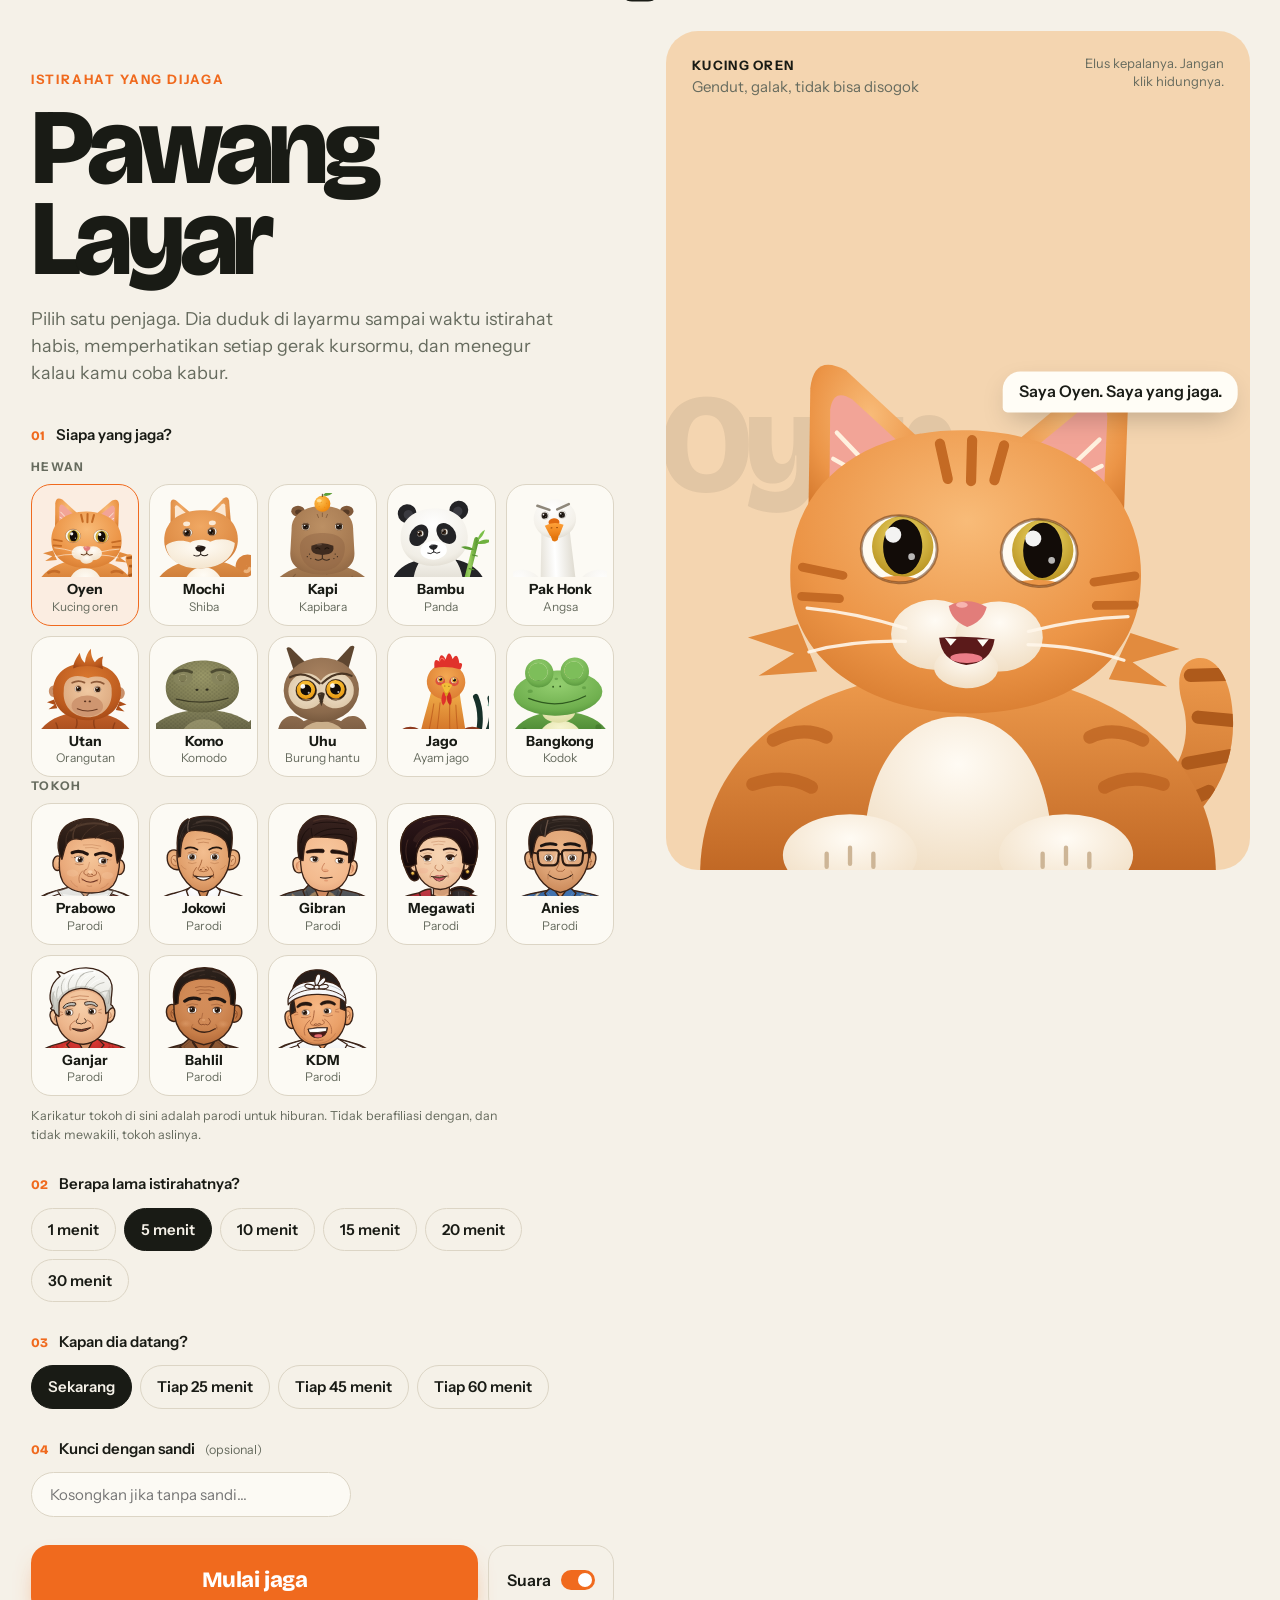
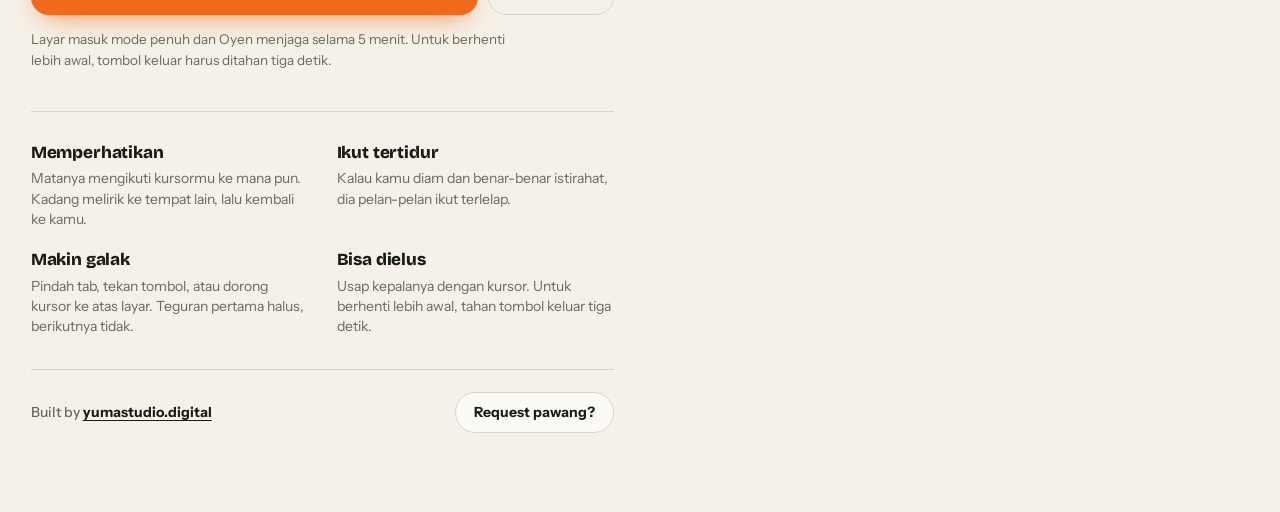
<file: index.html>
<!doctype html>
<html lang="id">
<head>
<meta charset="utf-8">
<meta name="viewport" content="width=device-width, initial-scale=1, viewport-fit=cover">
<title>Pawang Layar</title>
<meta name="description" content="Hewan (dan tokoh) yang duduk di layarmu selama waktu istirahat, memperhatikan kursormu, dan menegur kalau kamu coba kabur.">
<link rel="icon" href="assets/favicon.svg" type="image/svg+xml">
<link rel="preconnect" href="https://fonts.googleapis.com">
<link rel="preconnect" href="https://fonts.gstatic.com" crossorigin>
<link href="https://fonts.googleapis.com/css2?family=Bricolage+Grotesque:opsz,wght@12..96,500;12..96,700;12..96,800&family=Instrument+Sans:wght@400;500;600;700&display=swap" rel="stylesheet">
<link rel="stylesheet" href="css/style.css">
<link rel="stylesheet" href="css/guard.css">

<!-- inti + semua karakter: daftarnya ada di js/pawang.js -->
<script src="js/pawang.js"></script>
<script src="js/app.js" defer></script>
</head>
<body>

<main class="app">
  <section class="intro">
    <p class="eyebrow">Istirahat yang dijaga</p>
    <h1>Pawang<br>Layar</h1>
    <p class="sub">Pilih satu penjaga. Dia duduk di layarmu sampai waktu istirahat habis, memperhatikan setiap gerak kursormu, dan menegur kalau kamu coba kabur.</p>
  </section>

  <aside class="panel" id="panel" aria-label="Pratinjau penjaga">
    <p class="wm" id="wm" aria-hidden="true"></p>
    <div class="panel-meta">
      <div><p class="species" id="pSpecies"></p><p class="ptag" id="pTag"></p></div>
      <p class="hint">Elus kepalanya. Jangan klik hidungnya.</p>
    </div>
    <div class="panel-stage"><div class="slot" id="hSlot"></div></div>
    <div class="bubble" id="hBubble" aria-live="polite"></div>
    <div class="fx-layer" id="hFx"></div>
  </aside>

  <section class="form">
    <div class="group">
      <p class="label"><span>01</span>Siapa yang jaga?</p>
      <p class="pick-sub">Hewan</p>
      <div class="pets" id="pets"></div>
      <div class="tokoh-wrap">
        <p class="pick-sub">Tokoh</p>
        <div class="pets" id="people"></div>
        <p class="parody">Karikatur tokoh di sini adalah parodi untuk hiburan. Tidak berafiliasi dengan, dan tidak mewakili, tokoh aslinya.</p>
      </div>
    </div>
    <div class="group">
      <p class="label"><span>02</span>Berapa lama istirahatnya?</p>
      <div class="chips" id="dur"></div>
    </div>
    <div class="group">
      <p class="label"><span>03</span>Kapan dia datang?</p>
      <div class="chips" id="when"></div>
    </div>
    <div class="group">
      <p class="label"><span>04</span>Kunci dengan sandi <small style="font-weight:400;color:var(--muted)">(opsional)</small></p>
      <input class="pin-input" id="pin" type="password" placeholder="Kosongkan jika tanpa sandi…" autocomplete="off">
    </div>
    <div class="actions">
      <button class="go" id="go" type="button">Mulai jaga</button>
      <button class="toggle" id="sound" type="button" aria-pressed="true">Suara <i></i></button>
    </div>
    <p class="note" id="goNote"></p>

    <div class="does">
      <div><b>Memperhatikan</b><p>Matanya mengikuti kursormu ke mana pun. Kadang melirik ke tempat lain, lalu kembali ke kamu.</p></div>
      <div><b>Ikut tertidur</b><p>Kalau kamu diam dan benar-benar istirahat, dia pelan-pelan ikut terlelap.</p></div>
      <div><b>Makin galak</b><p>Pindah tab, tekan tombol, atau dorong kursor ke atas layar. Teguran pertama halus, berikutnya tidak.</p></div>
      <div><b>Bisa dielus</b><p>Usap kepalanya dengan kursor. Untuk berhenti lebih awal, tahan tombol keluar tiga detik.</p></div>
    </div>

    <footer class="site-foot">
      <p class="built-by">Built by <a href="https://yumastudio.digital/" target="_blank" rel="noopener noreferrer">yumastudio.digital</a></p>
      <a class="jajan-btn" href="https://saweria.co/yudadwiptr" target="_blank" rel="noopener noreferrer">Request pawang?</a>
    </footer>
  </section>
</main>

<div class="waitbar" id="waitbar" hidden>
  <span class="wb-text"><span id="wbPet">Oyen</span> datang dalam</span>
  <b id="wbClock">25:00</b>
  <button type="button" class="primary" id="wbNow">Sekarang</button>
  <button type="button" id="wbCancel">Batal</button>
</div>
<div class="toast" id="toast" role="status"></div>
</body>
</html>
</file>
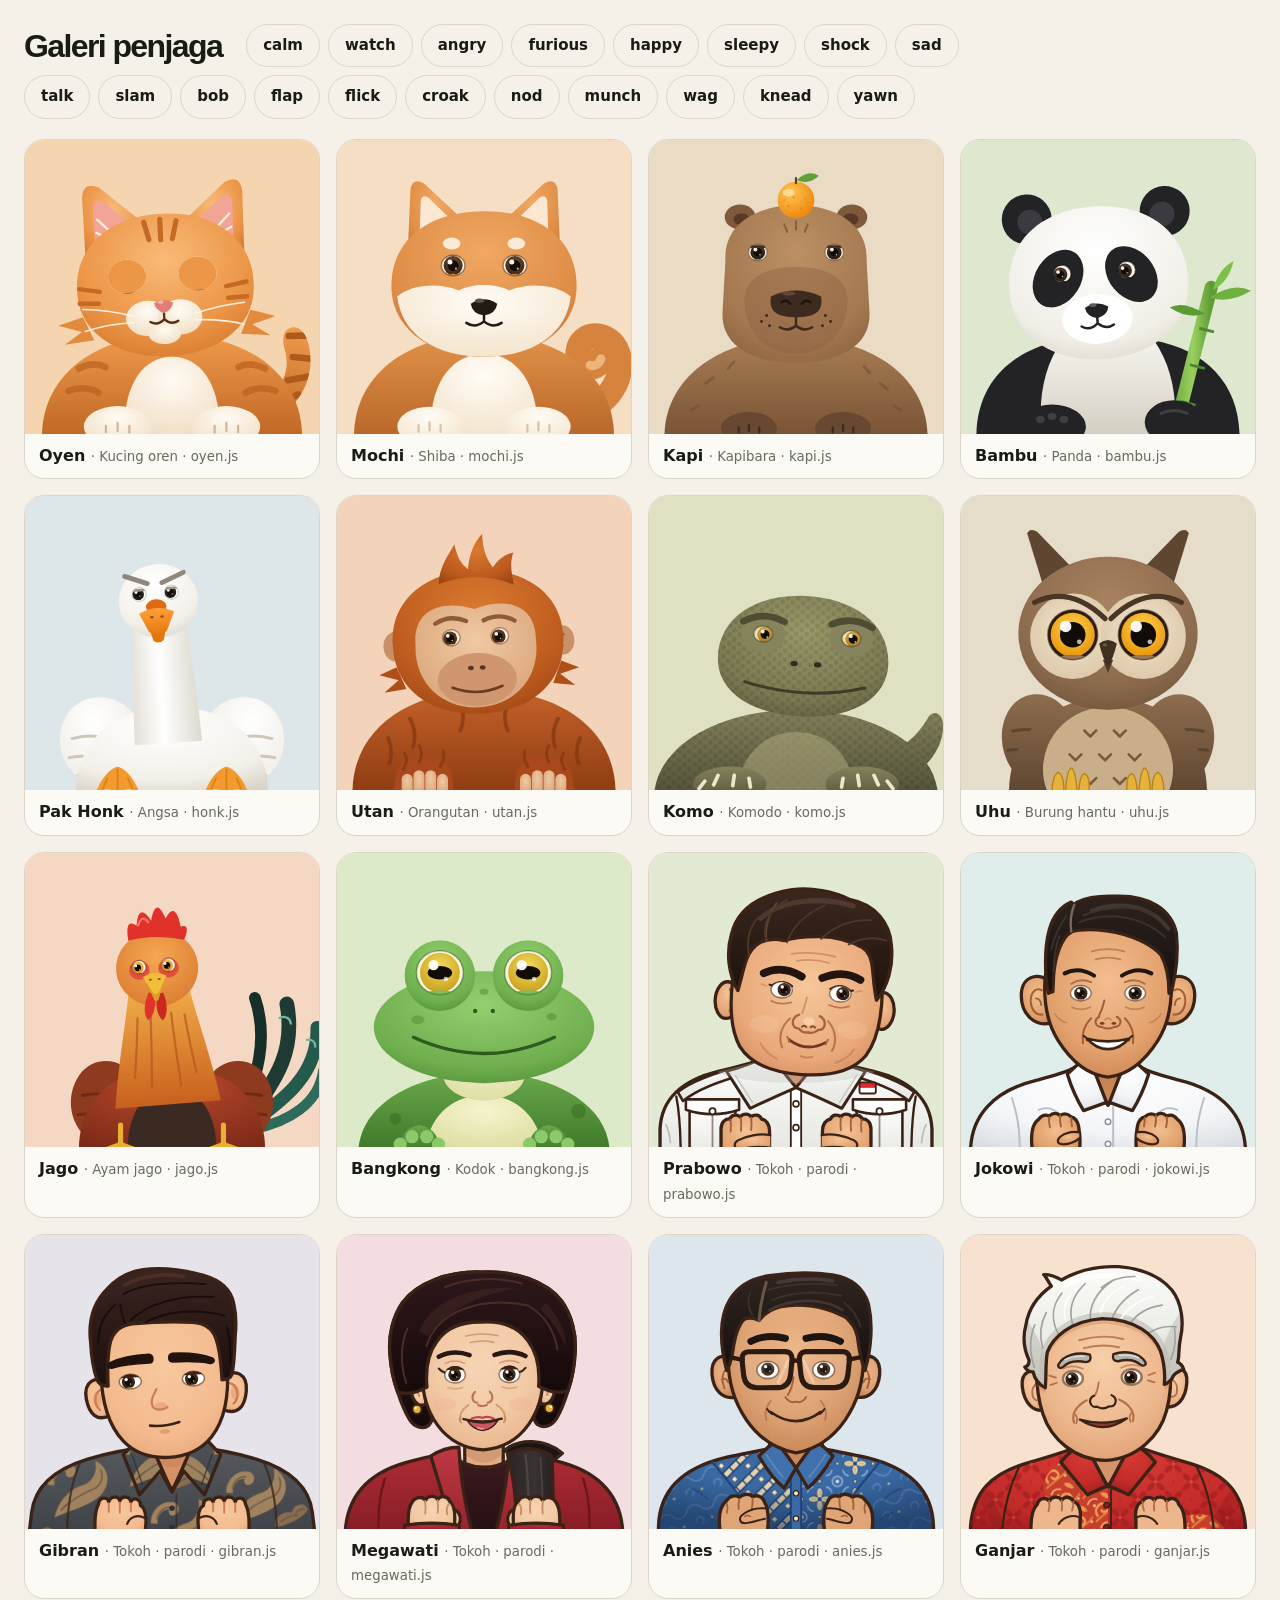
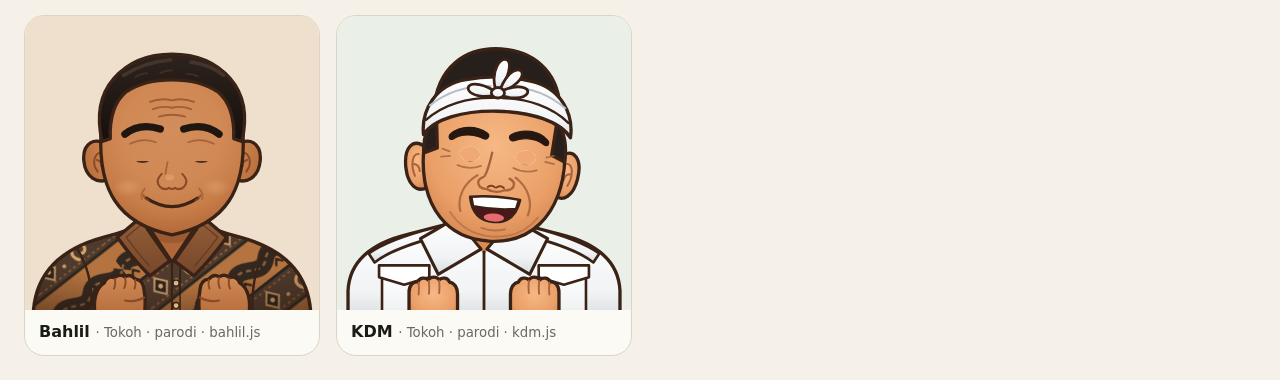
<file: galeri.html>
<!doctype html>
<html lang="id">
<head>
<meta charset="utf-8">
<meta name="viewport" content="width=device-width, initial-scale=1">
<title>Galeri · Pawang Layar</title>
<link rel="icon" href="assets/favicon.svg" type="image/svg+xml">
<link rel="stylesheet" href="css/style.css">
<link rel="stylesheet" href="css/guard.css">
<style>
  body { padding: 24px }
  .bar { display: flex; flex-wrap: wrap; gap: 8px; align-items: center; margin-bottom: 20px }
  .bar h1 { font-size: 32px; margin: 0 16px 0 0; line-height: 1 }
  .grid { display: grid; grid-template-columns: repeat(auto-fill, minmax(260px, 1fr)); gap: 16px }
  .cell { background: var(--card); border: 1.5px solid var(--line); border-radius: 20px; overflow: hidden }
  .cell .slot { aspect-ratio: 1; height: auto; background: color-mix(in srgb, var(--accent) var(--panel-mix), var(--paper)) }
  .cell p { margin: 0; padding: 10px 14px; font-weight: 600 }
  .cell small { color: var(--muted); font-weight: 400 }
</style>
<!-- inti + semua karakter: daftarnya ada di js/pawang.js -->
<script src="js/pawang.js"></script>
</head>
<body>
<div class="bar"><h1>Galeri penjaga</h1><div class="chips" id="moods"></div><div class="chips" id="acts"></div></div>
<div class="grid" id="grid"></div>
<script>
/* Alat bantu: tampilkan semua karakter, uji suasana hati dan aksi. Tidak dipakai oleh aplikasi utama.
   Mode pratinjau statis (untuk screenshot otomatis):
     galeri.html?only=<kunci>&poses=1   → satu karakter dalam 5 pose, tanpa animasi berjalan */
addEventListener('DOMContentLoaded', () => {
  const q = new URLSearchParams(location.search), only = q.get('only');
  if (only && PI.chars[only] && q.has('poses')) return poses(PI.chars[only]);
  const grid = document.getElementById('grid'), list = [];
  for (const key of (only && PI.chars[only] ? [only] : PI.order)) {
    const def = PI.chars[key], cell = document.createElement('div');
    cell.className = 'cell'; cell.style.setProperty('--accent', def.accent);
    cell.innerHTML = `<div class="slot"></div><p>${def.name} <small>· ${def.species} · ${key}.js</small></p>`;
    grid.appendChild(cell);
    const st = new PI.Stage(cell, { slot: cell.firstElementChild, pettable: true });
    st.mount(def, true); list.push(st);
  }
  const mk = (el, items, fn) => items.forEach((n) => { const b = document.createElement('button'); b.className = 'chip'; b.textContent = n; b.onclick = () => list.forEach((s) => fn(s, n)); el.appendChild(b); });
  mk(document.getElementById('moods'), Object.keys(PI.MOODS), (s, n) => s.rig.setMood(n));
  mk(document.getElementById('acts'), ['talk', 'slam', 'bob', 'flap', 'flick', 'croak', 'nod', 'munch', 'wag', 'knead', 'yawn'], (s, n) => n === 'talk' ? s.rig.talk(30) : s.rig.doAct(n));
  PI.startLoop();
});

function poses(def) {
  document.querySelector('.bar').innerHTML = `<h1>${def.name}</h1><span>${def.species} · ${def.key}.js</span>`;
  const grid = document.getElementById('grid');
  grid.style.gridTemplateColumns = 'repeat(6, 260px)';
  const P = [
    { label: 'calm' },
    { label: 'angry', mood: 'angry' },
    { label: 'happy', mood: 'happy' },
    { label: 'gesture', act: 'gesture', at: 1.0 },
    { label: 'bicara', talk: true, at: .32 },
    { label: 'sleepy', mood: 'sleepy' }
  ];
  for (const ps of P) {
    const cell = document.createElement('div');
    cell.className = 'cell'; cell.style.setProperty('--accent', def.accent);
    cell.innerHTML = `<div class="slot"></div><p>${ps.label}</p>`;
    grid.appendChild(cell);
    const st = new PI.Stage(cell, { slot: cell.firstElementChild });
    const r = st.mount(def, true);
    r.blinkAt = 1e9; r.nextIdle = 1e9; r.wander = { x: 0, y: 0, next: 1e9 };
    if (ps.mood) r.setMood(ps.mood);
    if (ps.act) r.doAct(ps.act);
    if (ps.talk) r.talk(40);
    const n = Math.round((ps.at || 1.4) * 60);
    for (let i = 0; i < n; i++) st.update(1 / 60);
    st.active = false;
  }
  document.body.dataset.ready = '1';
}
</script>
</body>
</html>
</file>
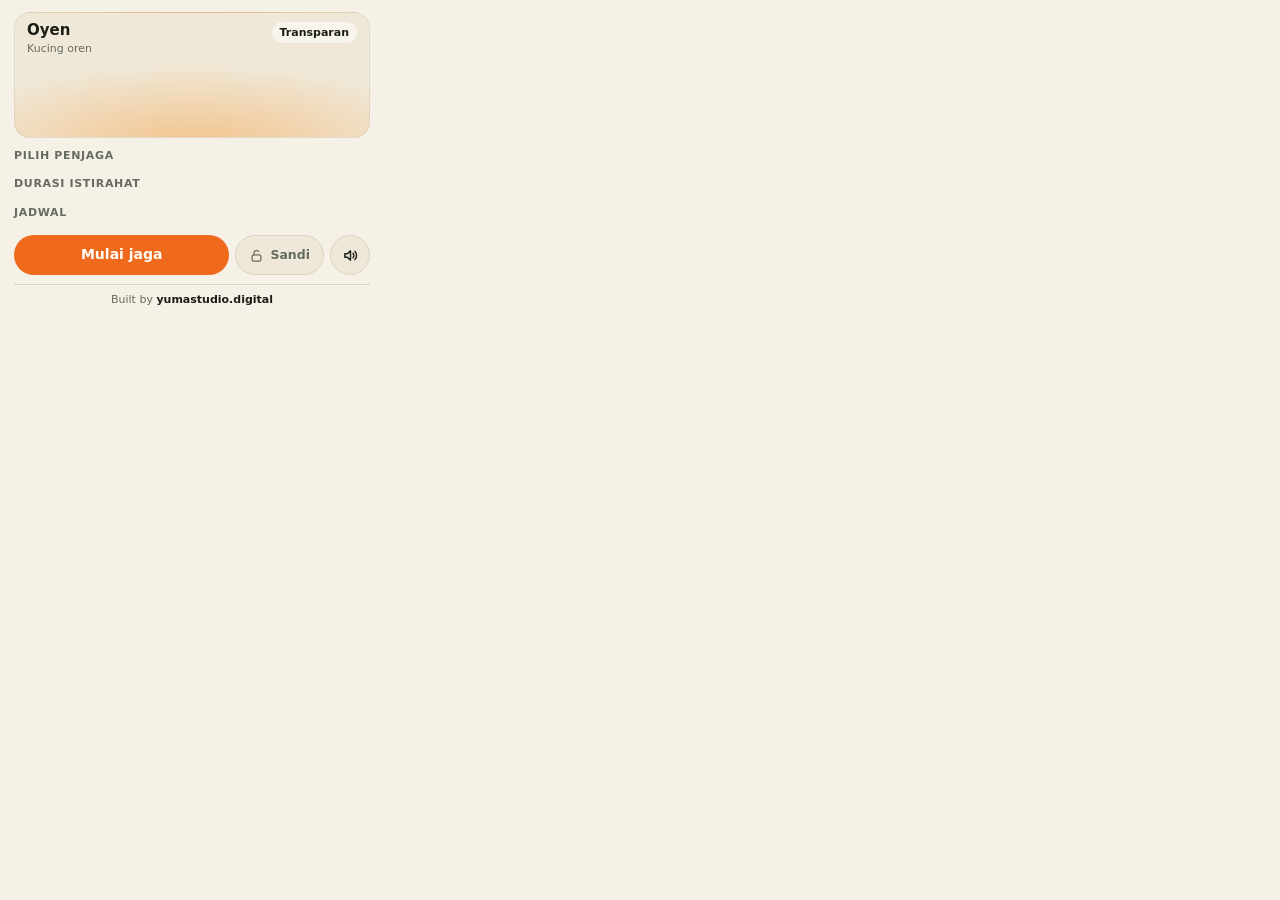
<file: ext/popup.html>
<!doctype html>
<html lang="id">
<head>
<meta charset="utf-8">
<title>Pawang Layar</title>
<link rel="stylesheet" href="../css/guard.css">
<style>
  :root {
    color-scheme: light dark;
    --bg: #F6F1E6; --card: #EFE8D8; --ink: #1B1D17; --muted: #656B5E;
    --line: #DCD3BF; --go: #F06A1E; --go-ink: #FFFDF8; --accent: #F3C48E;
  }
  @media (prefers-color-scheme: dark) {
    :root {
      --bg: #13160F; --card: #1C2017; --ink: #EDEFE7; --muted: #939B89; --line: #2C3225;
    }
  }
  * { box-sizing: border-box; scrollbar-width: none }
  *::-webkit-scrollbar { display: none; width: 0; height: 0 }
  body {
    width: 384px; margin: 0; padding: 12px 14px 14px; background: var(--bg); color: var(--ink);
    font-family: "Instrument Sans", ui-sans-serif, system-ui, -apple-system, "Segoe UI", sans-serif;
    font-size: 13px; line-height: 1.4; user-select: none; overflow: hidden;
  }
  button { font: inherit; color: inherit; cursor: pointer }

  .top {
    position: relative; height: 126px; border-radius: 16px; overflow: hidden;
    background: radial-gradient(95% 85% at 50% 105%, var(--accent), var(--card) 76%);
    border: 1px solid rgba(0, 0, 0, .06); margin-bottom: 10px;
  }
  .top-meta {
    position: relative; z-index: 3; display: flex; justify-content: space-between; align-items: flex-start;
    padding: 9px 12px; pointer-events: none;
  }
  .top-title { margin: 0; font-weight: 800; font-size: 15px; line-height: 1.1 }
  .top-sub { margin: 2px 0 0; font-size: 11px; color: var(--muted) }
  .top-badge {
    font-size: 11px; font-weight: 600; padding: 3px 8px; border-radius: 99px;
    background: rgba(255, 255, 255, .55); color: #1B1D17; -webkit-backdrop-filter: blur(6px); backdrop-filter: blur(6px);
  }
  .top-stage {
    position: absolute; left: 50%; bottom: 0; translate: -50% 0;
    width: 122px; height: 122px; z-index: 1;
  }
  .top .bubble { font-size: 12px; padding: 6px 10px; max-width: 210px }

  .status-box {
    background: var(--card); border: 1.5px solid var(--go); border-radius: 14px;
    padding: 10px 12px; margin-bottom: 12px; display: flex; align-items: center; justify-content: space-between; gap: 8px;
  }
  .status-box[hidden] { display: none }
  .status-info b { display: block; font-size: 14px; font-variant-numeric: tabular-nums }
  .status-info span { font-size: 11.5px; color: var(--muted) }
  .status-btns { display: flex; gap: 6px }
  .btn-sm {
    border: 1px solid var(--line); background: var(--bg); padding: 6px 10px;
    border-radius: 99px; font-weight: 600; font-size: 12px;
  }
  .btn-sm.primary { background: var(--go); color: var(--go-ink); border-color: var(--go) }

  .sec-label {
    font-size: 11px; font-weight: 700; text-transform: uppercase; letter-spacing: .06em;
    color: var(--muted); margin: 8px 0 5px; display: flex; justify-content: space-between; align-items: baseline; gap: 8px;
  }
  .sec-label #pTag {
    text-transform: none; letter-spacing: 0; font-weight: 500; font-size: 11.5px;
    white-space: nowrap; overflow: hidden; text-overflow: ellipsis;
  }
  .pets {
    display: grid; grid-template-columns: repeat(6, minmax(0, 1fr)); gap: 5px;
  }
  .pet {
    background: var(--card); border: 1.5px solid transparent; border-radius: 11px;
    padding: 4px 2px 5px; text-align: center; display: flex; flex-direction: column; align-items: center;
  }
  .pet:hover { border-color: var(--line) }
  .pet[aria-pressed="true"] { border-color: var(--go); background: color-mix(in srgb, var(--go) 10%, var(--card)) }
  .pet-art { width: 34px; height: 34px; pointer-events: none }
  .pet b { font-size: 10px; font-weight: 600; line-height: 1.1; margin-top: 2px; white-space: nowrap; overflow: hidden; text-overflow: ellipsis; max-width: 100% }

  .chips { display: flex; flex-wrap: wrap; gap: 5px }
  .chip {
    background: var(--card); border: 1.5px solid transparent; border-radius: 99px;
    padding: 5px 10px; font-weight: 600; font-size: 12px;
  }
  .chip[aria-pressed="true"] { background: var(--ink); color: var(--bg) }
  /* ---------- sandi ---------- */
  .ico { width: 15px; height: 15px; flex: none; fill: none; stroke: currentColor; stroke-width: 2; stroke-linecap: round; stroke-linejoin: round }
  .lock {
    display: flex; align-items: center; gap: 6px;
    background: var(--card); border: 1.5px solid var(--line); border-radius: 99px;
    padding: 0 13px; font-weight: 600; font-size: 12.5px; color: var(--muted);
  }
  .lock:hover { color: var(--ink) }
  .lock .i-on { display: none }
  .lock[aria-pressed="true"] {
    color: var(--go); border-color: var(--go); background: color-mix(in srgb, var(--go) 12%, var(--card));
  }
  .lock[aria-pressed="true"] .i-on { display: block }
  .lock[aria-pressed="true"] .i-off { display: none }

  .pin-row { display: flex; gap: 6px; align-items: stretch; margin-top: 10px; height: 40px }
  .pin-row[hidden], .actions[hidden] { display: none }
  .pin-field {
    flex: 1; min-width: 0; display: flex; align-items: center; gap: 7px;
    background: var(--card); border: 1.5px solid var(--line); border-radius: 99px;
    padding: 0 6px 0 13px; color: var(--muted); cursor: text;
  }
  .pin-field:focus-within { border-color: var(--go); color: var(--go) }
  .pin-in {
    flex: 1; min-width: 0; background: transparent; border: 0; outline: none; padding: 0;
    color: var(--ink); font: inherit; font-size: 13px; user-select: text;
    -webkit-text-security: disc;
  }
  .pin-in.reveal { -webkit-text-security: none }
  .pin-in::placeholder { color: var(--muted); -webkit-text-security: none }
  .pin-ico-btn {
    display: grid; place-items: center; width: 28px; height: 28px; flex: none;
    background: transparent; border: 0; border-radius: 50%; color: var(--muted);
  }
  .pin-ico-btn:hover { background: color-mix(in srgb, var(--ink) 9%, transparent); color: var(--ink) }
  .pin-ico-btn[hidden] { display: none }
  .pin-ico-btn .i-on { display: none }
  .pin-ico-btn[aria-pressed="true"] .i-on { display: block }
  .pin-ico-btn[aria-pressed="true"] .i-off { display: none }
  .pin-ok {
    background: var(--go); color: var(--go-ink); border: 0; border-radius: 99px;
    padding: 0 16px; font-weight: 700; font-size: 13px;
  }
  .pin-ok.ghost { background: var(--card); color: var(--ink); border: 1.5px solid var(--line); font-weight: 600 }
  .pin-row.err .pin-field { border-color: #E5484D; color: #E5484D; animation: nudge .35s }
  @keyframes nudge { 20%, 60% { transform: translateX(-5px) } 40%, 80% { transform: translateX(5px) } }
  @media (prefers-reduced-motion: reduce) { .pin-row.err .pin-field { animation: none } }
  .status-box .pin-row { margin: 0; flex: 1; height: 34px }
  .status-box.asking .status-info, .status-box.asking .status-btns { display: none }

  .actions { display: flex; gap: 6px; margin-top: 10px; height: 40px }
  .go {
    flex: 1; background: var(--go); color: var(--go-ink); border: 0; border-radius: 99px;
    padding: 0 16px; font-weight: 700; font-size: 14px; white-space: nowrap;
  }
  .go:hover { filter: brightness(1.05) }
  .toggle {
    background: var(--card); border: 1.5px solid var(--line); border-radius: 99px;
    width: 40px; padding: 0; flex: none; display: grid; place-items: center;
  }
  .toggle .ico { width: 17px; height: 17px }
  .toggle:hover { border-color: var(--muted) }
  .toggle .i-off { display: none }
  .toggle[aria-pressed="false"] { color: var(--muted) }
  .toggle[aria-pressed="false"] .i-off { display: block }
  .toggle[aria-pressed="false"] .i-on { display: none }
  .pin-x {
    width: 40px; flex: none; display: grid; place-items: center; padding: 0;
    background: var(--card); border: 1.5px solid var(--line); border-radius: 99px; color: var(--muted);
  }
  .pin-x:hover { color: var(--ink); border-color: var(--muted) }
  .pop-foot {
    display: flex; justify-content: center; align-items: center;
    margin-top: 9px; padding-top: 7px; border-top: 1px solid var(--line);
    font-size: 11px; color: var(--muted);
  }
  .pop-foot a { color: var(--ink); font-weight: 600; text-decoration: none }
  .pop-foot a:hover { color: var(--go); text-decoration: underline }
</style>

<!-- inti + semua karakter: daftarnya ada di js/pawang.js -->
<script src="../js/pawang.js"></script>
<script src="popup.js" defer></script>
</head>
<body>

<div class="top" id="panel">
  <div class="top-meta">
    <div>
      <p class="top-title" id="pName">Oyen</p>
      <p class="top-sub" id="pSpecies">Kucing oren</p>
    </div>
    <span class="top-badge">Transparan</span>
  </div>
  <div class="top-stage"><div class="slot" id="hSlot"></div></div>
  <div class="bubble" id="hBubble" aria-live="polite"></div>
  <div class="fx-layer" id="hFx"></div>
</div>

<div class="status-box" id="statusBox" hidden>
  <div class="status-info">
    <span id="stLabel">Sedang bertugas</span>
    <b id="stClock">0:00</b>
  </div>
  <div class="status-btns">
    <button type="button" class="btn-sm primary" id="stNow" hidden>Sekarang</button>
    <button type="button" class="btn-sm" id="stStop">Hentikan</button>
  </div>
  <form class="pin-row" id="unlock" hidden>
    <label class="pin-field">
      <svg class="ico" viewBox="0 0 24 24" aria-hidden="true"><rect x="5" y="11" width="14" height="10" rx="2.5"/><path d="M8 11V8a4 4 0 0 1 8 0v3"/></svg>
      <input class="pin-in" id="unlockIn" type="text" placeholder="Sandi untuk mengakhiri" aria-label="Sandi untuk mengakhiri" maxlength="32" autocomplete="off" spellcheck="false">
    </label>
    <button type="submit" class="pin-ok">Buka</button>
    <button type="button" class="pin-ok ghost" id="unlockCancel">Batal</button>
  </form>
</div>

<div class="sec-label"><span>Pilih Penjaga</span><span id="pTag"></span></div>
<div class="pets" id="pets"></div>

<div class="sec-label"><span>Durasi Istirahat</span></div>
<div class="chips" id="dur"></div>

<div class="sec-label"><span>Jadwal</span></div>
<div class="chips" id="when"></div>

<div class="actions" id="actions">
  <button class="go" id="go" type="button">Mulai jaga</button>
  <button class="lock" id="lockBtn" type="button" aria-pressed="false" title="Kunci dengan sandi: tanpa sandi ini, istirahat tidak bisa dihentikan lebih awal">
    <svg class="ico i-off" viewBox="0 0 24 24" aria-hidden="true"><rect x="5" y="11" width="14" height="10" rx="2.5"/><path d="M8 11V8a4 4 0 0 1 7.5-2"/></svg>
    <svg class="ico i-on" viewBox="0 0 24 24" aria-hidden="true"><rect x="5" y="11" width="14" height="10" rx="2.5"/><path d="M8 11V8a4 4 0 0 1 8 0v3"/></svg>
    <span id="lockLbl">Sandi</span>
  </button>
  <button class="toggle" id="sound" type="button" aria-pressed="true" aria-label="Suara" title="Suara nyala (klik untuk mematikan)">
    <svg class="ico i-on" viewBox="0 0 24 24" aria-hidden="true"><path d="M4 9.5v5h3.5L12 18.5v-13L7.5 9.5z"/><path d="M15.5 9a4.2 4.2 0 0 1 0 6M18.2 6.3a8 8 0 0 1 0 11.4"/></svg>
    <svg class="ico i-off" viewBox="0 0 24 24" aria-hidden="true"><path d="M4 9.5v5h3.5L12 18.5v-13L7.5 9.5z"/><path d="M16 9.5l5 5M21 9.5l-5 5"/></svg>
  </button>
</div>

<form class="pin-row" id="pinEdit" hidden>
  <label class="pin-field">
    <svg class="ico" viewBox="0 0 24 24" aria-hidden="true"><rect x="5" y="11" width="14" height="10" rx="2.5"/><path d="M8 11V8a4 4 0 0 1 8 0v3"/></svg>
    <input class="pin-in" id="pin" type="text" placeholder="Sandi untuk berhenti" aria-label="Sandi untuk berhenti lebih awal" maxlength="32" autocomplete="off" spellcheck="false">
    <button class="pin-ico-btn" id="pinEye" type="button" aria-pressed="false" aria-label="Tampilkan sandi" title="Tampilkan sandi">
      <svg class="ico i-off" viewBox="0 0 24 24" aria-hidden="true"><path d="M2 12s3.6-7 10-7 10 7 10 7-3.6 7-10 7S2 12 2 12z"/><circle cx="12" cy="12" r="3"/></svg>
      <svg class="ico i-on" viewBox="0 0 24 24" aria-hidden="true"><path d="M2 12s3.6-7 10-7 10 7 10 7-3.6 7-10 7S2 12 2 12z"/><circle cx="12" cy="12" r="3"/><path d="M4 4l16 16"/></svg>
    </button>
  </label>
  <button type="submit" class="pin-ok" id="pinOk">Simpan</button>
  <button class="pin-x" id="pinBack" type="button" aria-label="Batal, kembali" title="Batal, kembali">
    <svg class="ico" viewBox="0 0 24 24" aria-hidden="true"><path d="M6 6l12 12M18 6L6 18"/></svg>
  </button>
</form>

<div class="pop-foot">
  <span>Built by <a href="https://yumastudio.digital/" target="_blank" rel="noopener noreferrer">yumastudio.digital</a></span>
</div>

</body>
</html>
</file>
<file: css/style.css>
:root {
  --paper: #F5F1E8; --ink: #191B15; --muted: #666B5E; --line: #DCD5C5; --card: #FCFAF4;
  --go: #F06A1E; --plum: #6B3F6E; --accent: #F3C48E; --panel-mix: 62%;
  color-scheme: light;
}
@media (prefers-color-scheme: dark) {
  :root:not([data-theme="light"]) {
    --paper: #13150F; --ink: #EEEBE1; --muted: #A0A395; --line: #2D3027; --card: #1B1E17; --panel-mix: 16%;
    color-scheme: dark;
  }
}
:root[data-theme="dark"] {
  --paper: #13150F; --ink: #EEEBE1; --muted: #A0A395; --line: #2D3027; --card: #1B1E17; --panel-mix: 16%;
  color-scheme: dark;
}
*, *::before, *::after { box-sizing: border-box }
html { -webkit-text-size-adjust: 100% }
body {
  margin: 0; background: var(--paper); color: var(--ink);
  font-family: "Instrument Sans", ui-sans-serif, system-ui, sans-serif;
  font-size: 16px; line-height: 1.55; -webkit-font-smoothing: antialiased; overflow-x: hidden;
}
body.guarding { overflow: hidden }
html.tauri-transparent, html.tauri-transparent body { background: transparent !important }
html.tauri-transparent .app, html.tauri-transparent .waitbar, html.tauri-transparent .toast { display: none !important }
h1 { font-family: "Bricolage Grotesque", "Instrument Sans", sans-serif }
button { font: inherit; color: inherit }
:focus-visible { outline: 3px solid var(--plum); outline-offset: 2px }

/* ---------- halaman pengaturan ---------- */
.app {
  max-width: 1380px; margin: 0 auto; padding: clamp(16px, 2.4vw, 32px);
  display: grid; grid-template-columns: minmax(0, 1fr) minmax(0, 1fr);
  grid-template-areas: "intro panel" "form panel"; grid-template-rows: auto 1fr;
  column-gap: clamp(24px, 4vw, 64px);
}
.intro { grid-area: intro; padding-top: clamp(8px, 3vw, 40px) }
.form { grid-area: form; padding-bottom: 48px }
.eyebrow { margin: 0 0 14px; color: var(--go); font-weight: 700; font-size: 13px; letter-spacing: .14em; text-transform: uppercase }
h1 { font-weight: 800; font-size: clamp(56px, 8.4vw, 128px); line-height: .84; letter-spacing: -.05em; margin: 0 0 22px }
.sub { color: var(--muted); max-width: 44ch; margin: 0 0 36px; font-size: clamp(16px, 1.4vw, 19px); line-height: 1.5 }
.group { margin-bottom: 28px }
.label { display: flex; gap: 10px; align-items: baseline; margin: 0 0 12px; font-weight: 600; font-size: 15px }
.label span { font-family: "Bricolage Grotesque", sans-serif; font-weight: 800; color: var(--go); font-size: 13px; letter-spacing: .04em }
.pick-sub { margin: 0 0 8px; font-size: 12px; font-weight: 700; letter-spacing: .12em; text-transform: uppercase; color: var(--muted) }
.pets + .pick-sub { margin-top: 18px }
.pets { display: grid; grid-template-columns: repeat(5, minmax(0, 1fr)); gap: 10px }
@media (max-width: 560px) { .pets { grid-template-columns: repeat(4, minmax(0, 1fr)); gap: 8px } }
.pet {
  background: var(--card); border: 1.5px solid var(--line); border-radius: 20px;
  padding: 8px 6px 10px; cursor: pointer; text-align: center;
  display: grid; gap: 2px; justify-items: center; min-width: 0;
  transition: border-color .15s, background .15s, transform .15s;
}
.pet:hover { transform: translateY(-2px) }
.pet-art { width: 100%; height: 84px; overflow: hidden }
.pet-art svg { width: 100%; height: 100%; display: block }
.pet b { font-weight: 700; font-size: 14px; line-height: 1.2; margin-top: 2px; max-width: 100%; overflow: hidden; text-overflow: ellipsis; white-space: nowrap }
.pet small { color: var(--muted); font-size: 12px; line-height: 1.2 }
.pet[aria-pressed="true"] { border-color: var(--go); background: color-mix(in srgb, var(--go) 9%, var(--card)) }
@media (max-width: 560px) { .pet-art { height: 68px } .pet b { font-size: 13px } .pet small { font-size: 11px } }
.parody { margin: 10px 0 0; font-size: 12.5px; color: var(--muted); max-width: 60ch }
.chips { display: flex; flex-wrap: wrap; gap: 8px }
.chip { font-weight: 600; cursor: pointer; background: transparent; border: 1.5px solid var(--line); border-radius: 999px; padding: 9px 16px; font-size: 15px }
.chip[aria-pressed="true"] { background: var(--ink); color: var(--paper); border-color: var(--ink) }
.pin-input {
  width: 100%; max-width: 320px; background: var(--card); color: var(--ink);
  border: 1.5px solid var(--line); border-radius: 999px; padding: 10px 18px;
  font: inherit; font-size: 15px; outline: none;
}
.pin-input:focus { border-color: var(--go) }
.actions { display: flex; gap: 10px; align-items: stretch; margin-top: 8px }
.go {
  flex: 1; font-family: "Bricolage Grotesque", sans-serif; font-weight: 800; font-size: 22px; letter-spacing: -.02em;
  cursor: pointer; background: var(--go); color: #fff; border: none; border-radius: 18px; padding: 18px 28px;
  box-shadow: 0 12px 26px -12px color-mix(in srgb, var(--go) 80%, transparent); transition: transform .12s;
}
.go:active { transform: scale(.98) }
.toggle { cursor: pointer; background: transparent; border: 1.5px solid var(--line); border-radius: 18px; padding: 0 18px; font-weight: 600; display: flex; align-items: center; gap: 10px; white-space: nowrap }
.toggle i { width: 34px; height: 20px; border-radius: 99px; background: var(--line); position: relative; transition: background .15s; flex: none }
.toggle i::after { content: ""; position: absolute; top: 3px; left: 3px; width: 14px; height: 14px; border-radius: 50%; background: #fff; transition: transform .15s }
.toggle[aria-pressed="true"] i { background: var(--go) }
.toggle[aria-pressed="true"] i::after { transform: translateX(14px) }
.note { color: var(--muted); font-size: 13.5px; margin: 14px 0 0; max-width: 54ch }
.does { display: grid; grid-template-columns: repeat(2, minmax(0, 1fr)); gap: 18px 28px; margin-top: 40px; padding-top: 28px; border-top: 1.5px solid var(--line) }
.does b { display: block; font-family: "Bricolage Grotesque", sans-serif; font-weight: 800; font-size: 17px; letter-spacing: -.01em }
.does p { margin: 2px 0 0; color: var(--muted); font-size: 14px; line-height: 1.45 }
@media (max-width: 460px) { .does { grid-template-columns: 1fr } }

.site-foot {
  display: flex; flex-wrap: wrap; align-items: center; justify-content: space-between; gap: 12px;
  margin-top: 32px; padding-top: 22px; border-top: 1.5px solid var(--line);
}
.built-by { margin: 0; font-size: 14px; color: var(--muted); font-weight: 500 }
.built-by a { color: var(--ink); font-weight: 700; text-decoration: underline; text-underline-offset: 3px }
.built-by a:hover { color: var(--go) }
.jajan-btn {
  display: inline-flex; align-items: center; gap: 6px; text-decoration: none;
  background: var(--card); color: var(--ink); border: 1.5px solid var(--line);
  border-radius: 999px; padding: 9px 18px; font-weight: 700; font-size: 14px;
  transition: transform .12s, border-color .15s, background .15s;
}
.jajan-btn:hover { border-color: var(--go); background: color-mix(in srgb, var(--go) 12%, var(--card)); transform: translateY(-1px) }

/* ---------- panel pratinjau ---------- */
.panel {
  grid-area: panel; position: sticky; top: clamp(16px, 2.4vw, 32px); align-self: start;
  height: calc(100svh - 2 * clamp(16px, 2.4vw, 32px)); min-height: 540px; max-height: 920px;
  border-radius: 32px; overflow: hidden; isolation: isolate; container-type: size;
  background: color-mix(in srgb, var(--accent) var(--panel-mix), var(--paper)); transition: background .5s;
}
.wm {
  position: absolute; left: -.04em; bottom: 44%; margin: 0; z-index: 0; pointer-events: none; white-space: nowrap;
  font-family: "Bricolage Grotesque", sans-serif; font-weight: 800; font-size: clamp(100px, 24cqw, 250px);
  line-height: .8; letter-spacing: -.06em; color: color-mix(in srgb, var(--ink) 8%, transparent);
}
.panel-meta { position: absolute; top: 24px; left: 26px; right: 26px; z-index: 2; display: flex; justify-content: space-between; gap: 16px; align-items: flex-start }
.species { margin: 0; font-weight: 700; font-size: 13px; letter-spacing: .1em; text-transform: uppercase }
.ptag { margin: 2px 0 0; color: var(--muted); font-size: 15px; max-width: 26ch; line-height: 1.35 }
.hint { margin: 0; font-size: 13px; color: var(--muted); text-align: right; max-width: 17ch; line-height: 1.35 }
@media (max-width: 420px) { .hint { display: none } }
.panel-stage { position: absolute; left: 50%; bottom: 0; translate: -50% 0; width: 90%; width: min(100cqw, 80cqh); aspect-ratio: 1; z-index: 1 }

@media (max-width: 900px) {
  .app { grid-template-columns: 1fr; grid-template-areas: "intro" "panel" "form"; grid-template-rows: auto }
  .panel { position: relative; top: 0; height: 440px; min-height: 0; margin: 0 0 32px }
  .intro { padding-top: 8px }
}

/* ---------- jadwal & toast ---------- */
.waitbar {
  position: fixed; left: 50%; bottom: max(16px, env(safe-area-inset-bottom)); translate: -50% 0; z-index: 40;
  display: flex; align-items: center; gap: 12px; background: var(--ink); color: var(--paper);
  border-radius: 999px; padding: 8px 8px 8px 22px; box-shadow: 0 14px 40px -12px rgba(0, 0, 0, .45);
  max-width: calc(100vw - 32px); white-space: nowrap;
}
.waitbar[hidden] { display: none }
.waitbar b { font-family: "Bricolage Grotesque", sans-serif; font-size: 22px; font-variant-numeric: tabular-nums; letter-spacing: -.02em }
.waitbar button { cursor: pointer; border: none; border-radius: 999px; padding: 10px 16px; font-weight: 600; background: color-mix(in srgb, var(--paper) 16%, transparent); color: var(--paper) }
.waitbar button.primary { background: var(--go); color: #fff }
@media (max-width: 480px) { .wb-text { display: none } .waitbar { padding-left: 16px } }
.toast {
  position: fixed; left: 50%; top: 16px; translate: -50% -160%; z-index: 60; max-width: calc(100vw - 32px);
  background: var(--ink); color: var(--paper); padding: 12px 20px; border-radius: 16px; font-weight: 600; text-align: center;
  transition: translate .4s cubic-bezier(.3, 1.4, .5, 1); box-shadow: 0 14px 40px -12px rgba(0, 0, 0, .4);
}
.toast.show { translate: -50% 0 }

@media (prefers-reduced-motion: reduce) {
  .pet:hover { transform: none }
}
</file>
<file: css/guard.css>
/* Pawang Layar — gelembung bicara, partikel, dan mode jaga.
   Dipakai halaman web dan overlay extension (di dalam Shadow DOM). */
.guard, .guard * { box-sizing: border-box }
.guard button { font: inherit; color: inherit }
.guard :focus-visible { outline: 3px solid #B784BA; outline-offset: 2px }
.slot, .slot svg { width: 100%; height: 100%; display: block }
.pet-svg { cursor: pointer; -webkit-tap-highlight-color: transparent }
.fx-layer { position: absolute; inset: 0; pointer-events: none; z-index: 6; overflow: hidden }

/* ---------- gelembung bicara ---------- */
.bubble {
  position: absolute; left: 0; top: 0; z-index: 5; width: max-content; max-width: min(72vw, 300px);
  padding: 10px 16px; border-radius: 18px 18px 18px 5px; background: #FFFDF6; color: #1B1D17;
  font-weight: 600; font-size: 16px; line-height: 1.3; box-shadow: 0 10px 28px -8px rgba(0, 0, 0, .28);
  opacity: 0; pointer-events: none; transition: opacity .18s; transform-origin: 0 100%;
}
.bubble.show { opacity: 1; animation: pop .3s cubic-bezier(.3, 1.6, .5, 1) }
@keyframes pop { from { scale: .6 } to { scale: 1 } }

/* ---------- partikel ---------- */
.fx { position: absolute; pointer-events: none; translate: -50% -50%; will-change: transform, opacity; line-height: 1 }
.fx svg { width: 100%; height: 100%; display: block }
.fx-heart { width: 30px; height: 30px; animation: floatUp 1.6s ease-out both }
.fx-spark { width: 24px; height: 24px; animation: floatUp 1.9s ease-out both }
@keyframes floatUp {
  0% { opacity: 0; transform: translate(0, 0) scale(.3) }
  15% { opacity: 1; transform: translate(calc(var(--dx) * .2), -16px) scale(1.05) }
  100% { opacity: 0; transform: translate(var(--dx), -150px) rotate(var(--r)) scale(.75) }
}
.fx-z { font: 800 30px "Bricolage Grotesque", sans-serif; color: #CFE1FF; animation: zUp 2.6s ease-out both }
@keyframes zUp { 0% { opacity: 0; transform: translate(0, 0) scale(.5) } 20% { opacity: 1 } 100% { opacity: 0; transform: translate(70px, -130px) scale(1.5) rotate(14deg) } }
.fx-anger { width: 48px; height: 48px; animation: throb 1.3s ease-out both }
.fx-bang { font: 800 46px "Bricolage Grotesque", sans-serif; color: #FFC93D; text-shadow: 0 2px 0 rgba(0, 0, 0, .25); animation: throb 1s ease-out both }
@keyframes throb { 0% { opacity: 0; transform: scale(.3) } 18% { opacity: 1; transform: scale(1.2) } 32% { transform: scale(.92) } 48% { transform: scale(1.08) } 80% { opacity: 1; transform: scale(1) } 100% { opacity: 0; transform: scale(1) } }
.fx-dust { width: 18px; height: 18px; border-radius: 50%; background: rgba(255, 236, 214, .6); animation: dust .75s ease-out both }
@keyframes dust { 0% { opacity: .95; transform: translate(0, 0) scale(.5) } 100% { opacity: 0; transform: translate(calc(var(--dx) * 1.6), -30px) scale(2) } }

/* ---------- mode jaga ---------- */
.guard {
  position: fixed; inset: 0; z-index: 50; display: none; overflow: hidden; color: #F1F4EA;
  background:
    radial-gradient(70% 60% at 50% 100%, var(--glow, rgba(240, 150, 70, .32)), transparent 72%),
    radial-gradient(90% 50% at 50% -10%, rgba(255, 255, 255, .05), transparent 70%),
    #0E110B;
  user-select: none; -webkit-user-select: none; touch-action: none;
  --go: #F06A1E;
  font-family: "Instrument Sans", ui-sans-serif, system-ui, -apple-system, "Segoe UI", sans-serif;
  font-size: 16px; line-height: 1.55; -webkit-font-smoothing: antialiased; text-align: left;
}
.guard.on { display: block }
.g-world { position: absolute; inset: 0 }
.g-world.shake { animation: shake .5s cubic-bezier(.36, .07, .19, .97) }
@keyframes shake { 10%, 90% { transform: translate(-2px, 1px) } 20%, 80% { transform: translate(5px, -2px) } 30%, 50%, 70% { transform: translate(-10px, 4px) } 40%, 60% { transform: translate(10px, -3px) } }
.g-bar { position: absolute; top: 0; left: 0; right: 0; height: 4px; background: rgba(255, 255, 255, .06); z-index: 3 }
.g-bar i { display: block; height: 100%; background: var(--go); transform-origin: 0 50%; transform: scaleX(0); transition: transform .25s linear }
.g-head { position: absolute; top: max(4vh, 24px); left: 16px; right: 16px; text-align: center; z-index: 2; pointer-events: none }
.g-tip { margin: 0 auto 6px; color: #B9C4AE; font-size: 15px; min-height: 1.5em; max-width: 46ch; opacity: 0; transition: opacity .4s }
.g-tip.in { opacity: 1 }
.num { font-family: "Bricolage Grotesque", "Instrument Sans", ui-sans-serif, system-ui, sans-serif; font-weight: 800; font-size: clamp(56px, min(13vh, 19vw), 136px); letter-spacing: -.045em; line-height: 1; margin: 0; font-variant-numeric: tabular-nums }
.g-who { margin: 8px 0 0; color: #94A08A; font-size: 15px }
.guard.done .num { color: var(--go) }
.g-stage { position: absolute; left: 50%; bottom: 0; translate: -50% 0; width: min(100vw, 70vh, 920px); aspect-ratio: 1; z-index: 1 }
.guard .bubble { font-size: 18px; padding: 12px 18px }
.g-foot { position: absolute; left: 16px; right: 16px; bottom: max(16px, env(safe-area-inset-bottom)); display: flex; justify-content: space-between; align-items: flex-end; gap: 12px; z-index: 8; pointer-events: none }
.g-foot > * { pointer-events: auto }
.exit {
  position: relative; overflow: hidden; isolation: isolate; cursor: pointer; touch-action: none;
  background: rgba(14, 17, 11, .6); -webkit-backdrop-filter: blur(8px); backdrop-filter: blur(8px);
  color: #C3CDB8; border: 1.5px solid #3A4332; border-radius: 999px; padding: 11px 20px; font-weight: 600;
}
.exit .fill { position: absolute; inset: 0; background: #55624A; transform: scaleX(0); transform-origin: 0 50%; z-index: -1 }
.exit[hidden], .g-pin[hidden] { display: none !important }
.guard.done .exit { background: var(--go); border-color: var(--go); color: #fff; font-size: 17px; padding: 14px 26px }
.g-pin {
  display: flex; align-items: center; gap: 6px; padding: 6px 8px 6px 14px; border-radius: 999px;
  background: rgba(14, 17, 11, .82); -webkit-backdrop-filter: blur(10px); backdrop-filter: blur(10px);
  border: 1.5px solid #4A5540; color: #C3CDB8;
  box-shadow: 0 10px 28px -10px rgba(0, 0, 0, .6);
}
.g-pin:focus-within { border-color: var(--go) }
.g-pin-ico { width: 16px; height: 16px; flex: none; fill: none; stroke: currentColor; stroke-width: 2; stroke-linecap: round; stroke-linejoin: round }
.g-pin.err { border-color: #E5484D; color: #FF8A8E; animation: g-nudge .35s }
@keyframes g-nudge { 20%, 60% { transform: translateX(-6px) } 40%, 80% { transform: translateX(6px) } }
@media (prefers-reduced-motion: reduce) { .g-pin.err { animation: none } }
.g-pin-in {
  background: transparent; border: 0; color: #F1F4EA; font: inherit; font-size: 14px;
  width: 140px; outline: none;
}
.g-pin-in::placeholder { color: #8C9682 }
.g-pin-ok, .g-pin-cancel {
  cursor: pointer; border-radius: 999px; padding: 6px 13px; font-size: 13px; font-weight: 600; border: 0;
}
.g-pin-ok { background: var(--go); color: #fff }
.g-pin-cancel { background: rgba(255, 255, 255, .1); color: #C3CDB8 }
.g-right { display: flex; gap: 8px; align-items: center; flex-wrap: wrap; justify-content: flex-end }
.g-count { font-size: 13px; color: #C9B9A0; background: rgba(14, 17, 11, .6); padding: 8px 12px; border-radius: 99px; -webkit-backdrop-filter: blur(8px); backdrop-filter: blur(8px) }
.g-count:empty { display: none }
.icon-btn { cursor: pointer; background: rgba(14, 17, 11, .6); -webkit-backdrop-filter: blur(8px); backdrop-filter: blur(8px); border: 1.5px solid #3A4332; color: #C3CDB8; border-radius: 999px; padding: 9px 14px; font-size: 14px; font-weight: 600 }
.icon-btn[aria-pressed="false"] { opacity: .65 }
.icon-btn[hidden] { display: none }


/* ---------- varian transparan (extension): halaman tetap terlihat di belakang ---------- */
.guard.transparent {
  background: transparent;
}
.guard.transparent .g-head {
  top: 46%; left: 39%; right: auto; translate: -50% -50%; width: max-content; max-width: calc(100vw - 32px);
  padding: 22px 44px; border-radius: 16px; z-index: 1;
  background: rgba(68, 68, 68, .76); -webkit-backdrop-filter: blur(6px); backdrop-filter: blur(6px);
  box-shadow: 0 12px 32px -8px rgba(0, 0, 0, .28);
}
.guard.transparent .num {
  font-size: clamp(64px, 10vw, 120px); font-weight: 700; color: #FFFFFF; letter-spacing: .01em;
}
.guard.transparent .g-tip,
.guard.transparent .g-who,
.guard.transparent .g-bar { display: none }
.guard.transparent .g-stage {
  left: 58%; bottom: 0; translate: -50% 0; width: min(92vw, 66vh, 720px); z-index: 2;
}
.guard.transparent .g-stage svg {
  filter: drop-shadow(0 12px 24px rgba(0, 0, 0, .24));
}

@media (max-width: 640px) {
  .guard.transparent .g-head { top: 26%; left: 50%; padding: 16px 32px }
  .guard.transparent .g-stage { left: 50% }
}

@media (prefers-reduced-motion: reduce) {
  .g-world.shake { animation: none }
  .bubble.show { animation: none }
}
</file>
